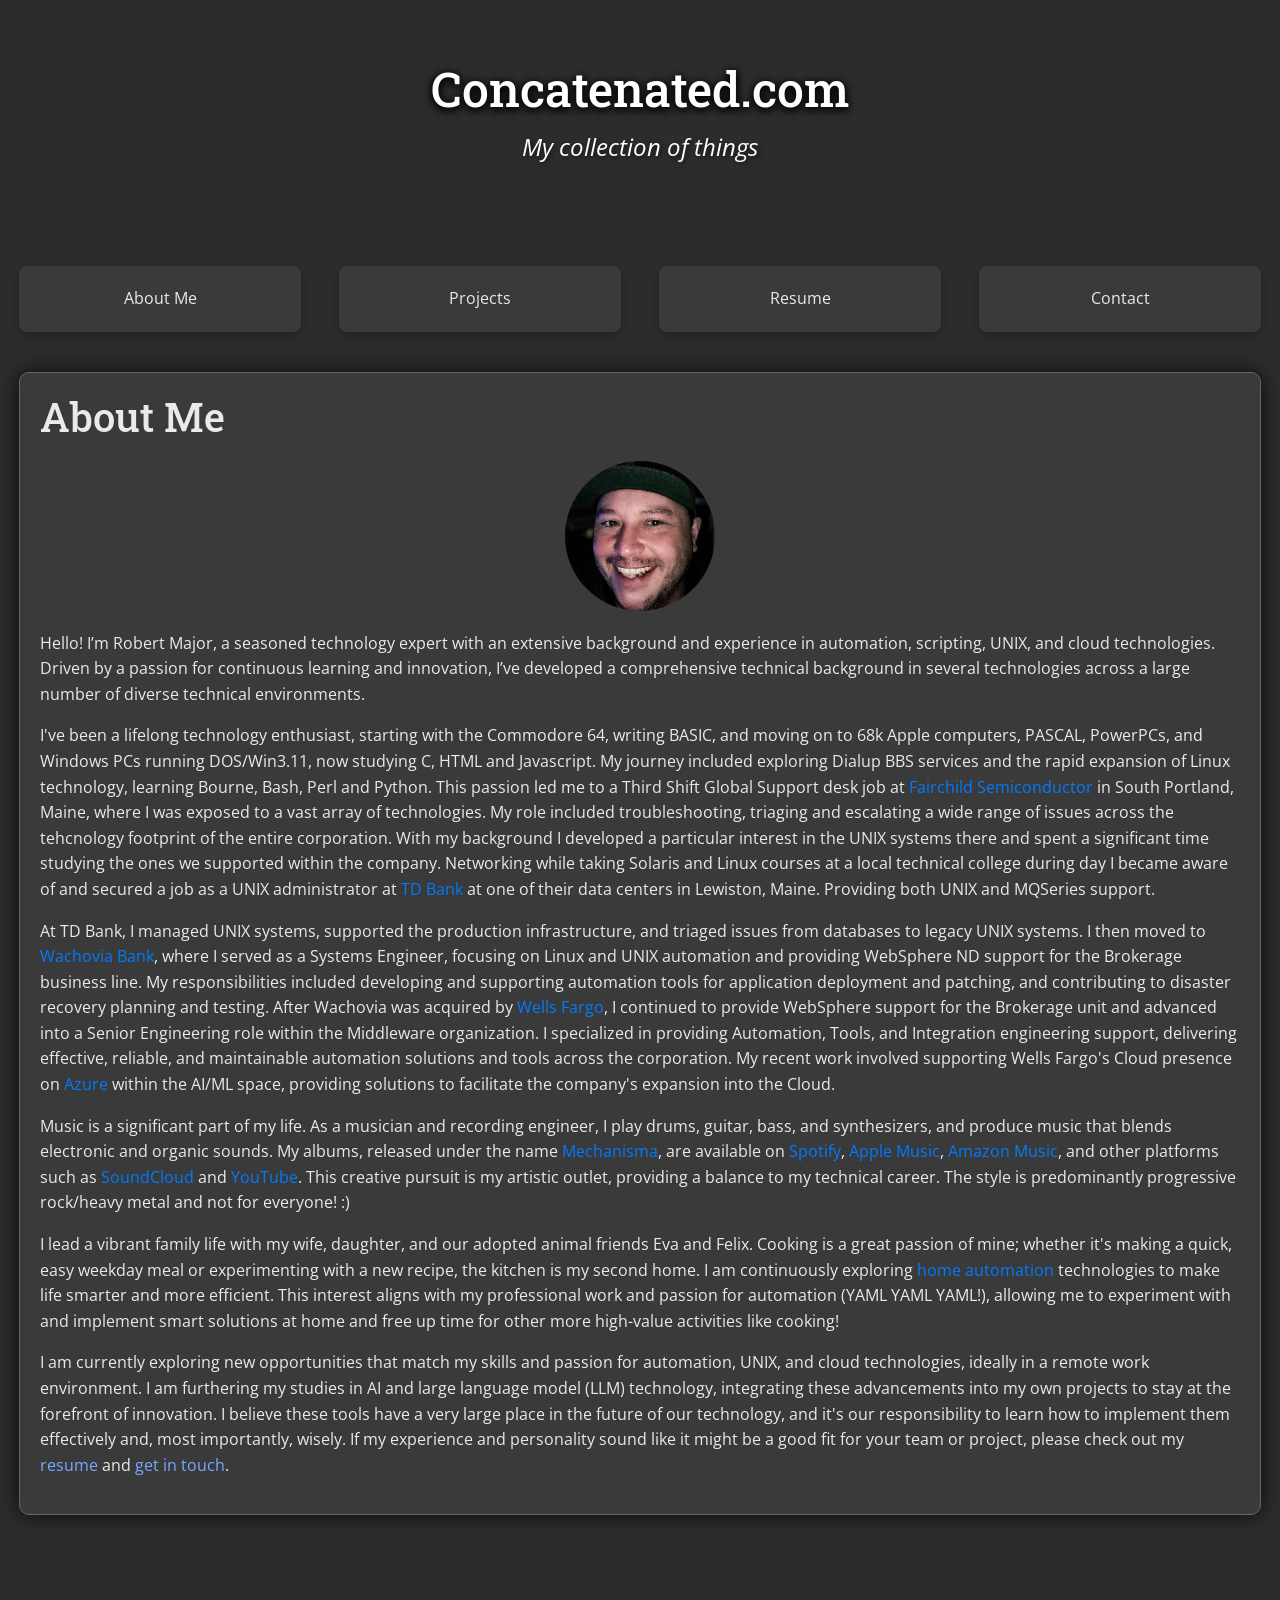
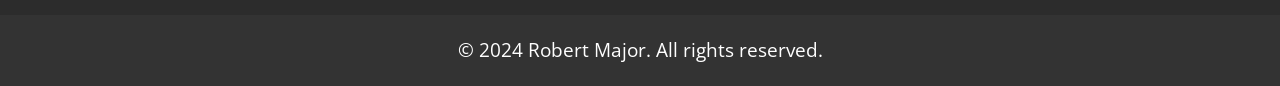
<file: index.html>
<!DOCTYPE html>
<html lang="en">
<head>
    <meta charset="UTF-8">
    <meta name="viewport" content="width=device-width, initial-scale=1.0">
    <title>Robert Major - Person, Husband, Father, Musician, Technology and Automation Enthusiast and Professional</title>
    <link rel="canonical" href="https://www.concatenated.com/">
    <meta name="description" content="Robert Major's portfolio of professional and personal experience and projects.">
    <!-- Bootstrap CSS -->
    <link rel="stylesheet" href="https://stackpath.bootstrapcdn.com/bootstrap/4.5.2/css/bootstrap.min.css">
    <!-- Font Awesome -->
    <link rel="stylesheet" href="https://cdnjs.cloudflare.com/ajax/libs/font-awesome/5.15.3/css/all.min.css">
    <!-- Animate.css -->
    <link rel="stylesheet" href="https://cdnjs.cloudflare.com/ajax/libs/animate.css/4.1.1/animate.min.css">
    <!-- Google Fonts -->
    <link href="https://fonts.googleapis.com/css2?family=Open+Sans:wght@400;600&family=Roboto+Slab:wght@700&display=swap" rel="stylesheet">
    <style>
        body {
            font-family: 'Open Sans', sans-serif;
            line-height: 1.6;
            margin: 0;
            padding: 0;
            background: #2c2c2c;
            color: #eaeaea;
        }   

        header {
            position: relative;
            color: #fff;
            padding-top: 60px;
            padding-bottom: 60px;
            min-height: 200px;
            text-align: center;
            overflow: hidden;
        
        }

        header .header-bg {
            position: absolute;
            top: 0;
            left: 0;
            width: 100%;
            height: 100%;
            background-size: cover;
            background-position: center;
            transition: background-image 1s ease-in-out;
            filter: blur(1px);
        }

        header h1, .project-panel h2, section h1, section h2, section h3 {
            font-family: 'Roboto Slab', serif;
        }

        header h1 {
            margin: 0;
            font-size: 3em;
            animation: bounceInDown 1s;
            position: relative;
            z-index: 2;
            text-shadow: 0px 2px 10px #000, 0px 2px 10px #000
        }

        header p {
            margin: 0;
            padding-top: 10px;
            font-size: 1.5em;
            font-style: italic;
            animation: fadeIn 2s;
            position: relative;
            z-index: 2;
            text-shadow: 2px 2px 4px rgba(0, 0, 0, 0.5);
        }

        main {
            padding: 40px 0;
            position: relative;
        }

        .preview-panel {
            display: flex;
            justify-content: space-around;
            margin-bottom: 40px;
        }

        .panel {
            background: #3a3a3a;
            padding: 20px;
            border-radius: 8px;
            width: 22%;
            text-align: center;
            cursor: pointer;
            transition: background 0.3s, box-shadow 0.3s;
            box-shadow: 0 4px 8px rgba(0, 0, 0, 0.2);
        }

        .panel:hover {
            background: #505050;
            box-shadow: 0 8px 16px rgba(0, 0, 0, 0.4);
        }

        .content-section {
            display: none;
            width: 97%;
            margin: 0 auto;
            background: #3a3a3a;
            padding: 20px;
            margin-bottom: 20px;
            border-radius: 10px;
            box-shadow: 0 0 20px rgba(0, 0, 0, 0.8);
            border: 1px solid #666;
        }

        .content-section.active {
            display: block;
            animation: fadeIn 1s;
        }

        .profile-img {
            display: block;
            margin: 20px auto;
            border-radius: 50%;
            width: 150px;
            height: 150px;
            object-fit: cover;
            animation: zoomIn 1s;
        }

        .project-panel {
            background: #4a4a4a;
            margin: 20px 0;
            padding: 20px;
            border: #666 1px solid;
            border-radius: 8px;
            text-align: center;
            box-shadow: 0 0 15px rgba(0, 0, 0, 0.5);
            animation: fadeIn 1s;
        }

        .project-panel h2 {
            margin: 0;
            padding: 0;
            font-size: 1.8em;
        }

        .project-panel h2 a {
            color: #77aaff;
            text-decoration: none;
        }

        .project-panel h2 a:hover {
            text-decoration: underline;
        }

        footer {
            background: #333;
            color: #fff;
            text-align: center;
            padding: 20px 0;
            margin-top: 40px;
        }

        footer p {
            margin: 0;
            font-size: 1.2em;
        }

        .link-to-resume {
            color: #77aaff;
            text-decoration: none;
        }

        .link-to-resume:hover {
            text-decoration: underline;
        }
    </style>
</head>
<body>
    <header class="animate__animated animate__bounceInDown">
        <div class="header-bg" id="header-bg"></div>
        <div class="container">
            <h1>Concatenated.com</h1>
            <p>My collection of things</p>
        </div>
    </header>
    <main>
        <div class="preview-panel">
            <div class="panel animate__animated animate__fadeIn" data-section="about">About Me</div>
            <div class="panel animate__animated animate__fadeIn" data-section="projects">Projects</div>
            <div class="panel animate__animated animate__fadeIn" data-section="resume">Resume</div>
            <div class="panel animate__animated animate__fadeIn" data-section="contact">Contact</div>
        </div>
<section id="about" class="content-section active">
    <h1>About Me</h1>
    <img src="me.png" alt="Robert Major" class="profile-img">
    <p>Hello! I’m Robert Major, a seasoned technology expert with an extensive background and experience in automation, scripting, UNIX, and cloud technologies. Driven by a passion for continuous learning and innovation, I’ve developed a comprehensive technical background in several technologies across a large number of diverse technical environments.</p>
    
    <p>I've been a lifelong technology enthusiast, starting with the Commodore 64, writing BASIC, and moving on to 68k Apple computers, PASCAL, PowerPCs, and Windows PCs running DOS/Win3.11, now studying C, HTML and Javascript. My journey included exploring Dialup BBS services and the rapid expansion of Linux technology, learning Bourne, Bash, Perl and Python. This passion led me to a Third Shift Global Support desk job at <a href="https://en.wikipedia.org/wiki/Fairchild_Semiconductor" target="_blank">Fairchild Semiconductor</a> in South Portland, Maine, where I was exposed to a vast array of technologies. My role included troubleshooting, triaging and escalating a wide range of issues across the tehcnology footprint of the entire corporation. With my background I developed a particular interest in the UNIX systems there and spent a significant time studying the ones we supported within the company. Networking while taking Solaris and Linux courses at a local technical college during day I became aware of and secured a job as a UNIX administrator at <a href="https://en.wikipedia.org/wiki/TD_Bank,_N.A." target="_blank">TD Bank</a> at one of their data centers in Lewiston, Maine. Providing both UNIX and MQSeries support.</p>
    
    <p>At TD Bank, I managed UNIX systems, supported the production infrastructure, and triaged issues from databases to legacy UNIX systems. I then moved to <a href="https://en.wikipedia.org/wiki/Wachovia" target="_blank">Wachovia Bank</a>, where I served as a Systems Engineer, focusing on Linux and UNIX automation and providing WebSphere ND support for the Brokerage business line. My responsibilities included developing and supporting automation tools for application deployment and patching, and contributing to disaster recovery planning and testing. After Wachovia was acquired by <a href="https://en.wikipedia.org/wiki/Wells_Fargo" target="_blank">Wells Fargo</a>, I continued to provide WebSphere support for the Brokerage unit and advanced into a Senior Engineering role within the Middleware organization. I specialized in providing Automation, Tools, and Integration engineering support, delivering effective, reliable, and maintainable automation solutions and tools across the corporation. My recent work involved supporting Wells Fargo's Cloud presence on <a href="https://azure.microsoft.com/en-us/" target="_blank">Azure</a> within the AI/ML space, providing solutions to facilitate the company's expansion into the Cloud.</p>

    <p>Music is a significant part of my life. As a musician and recording engineer, I play drums, guitar, bass, and synthesizers, and produce music that blends electronic and organic sounds. My albums, released under the name <a href="/mechanisma/">Mechanisma</a>, are available on <a href="https://open.spotify.com/artist/7gVQnDmnz8LejesW9AEJDL" target="_blank">Spotify</a>, <a href="https://music.apple.com/us/artist/mechanisma/1744676838" target="_blank">Apple Music</a>, <a href="https://music.amazon.com/albums/B0D39DNDDG" target="_blank">Amazon Music</a>, and other platforms such as <a href="https://soundcloud.com/mechanisma" target="_blank">SoundCloud</a> and <a href="https://www.youtube.com/channel/UC22JcQkrmp4Nc_i0cytzQDw" target="_blank">YouTube</a>. This creative pursuit is my artistic outlet, providing a balance to my technical career. The style is predominantly progressive rock/heavy metal and not for everyone! :)</p>
    
    <p><p>I lead a vibrant family life with my wife, daughter, and our adopted animal friends Eva and Felix. Cooking is a great passion of mine; whether it's making a quick, easy weekday meal or experimenting with a new recipe, the kitchen is my second home. I am continuously exploring <a href="https://www.home-assistant.io/docs/" target="_blank">home automation</a> technologies to make life smarter and more efficient. This interest aligns with my professional work and passion for automation (YAML YAML YAML!), allowing me to experiment with and implement smart solutions at home and free up time for other more high-value activities like cooking!</p>
</p>
    
    <p>I am currently exploring new opportunities that match my skills and passion for automation, UNIX, and cloud technologies, ideally in a remote work environment. I am furthering my studies in AI and large language model (LLM) technology, integrating these advancements into my own projects to stay at the forefront of innovation. I believe these tools have a very large place in the future of our technology, and it's our responsibility to learn how to implement them effectively and, most importantly, wisely. If my experience and personality sound like it might be a good fit for your team or project, please check out my <a href="#resume" class="link-to-resume">resume</a> and <a href="#contact" class="link-to-resume">get in touch</a>.</p>
</section>
        
        <section id="projects" class="content-section">
            <h1>Current Projects</h1>
            <div class="project-panel">
                <h2><a href="https://github.com/rlmajor/Copy_Base_URL" target="_blank">Copy Base URL</a></h2>
                <p>A Firefox extension that allows users to copy the base URL of the current page. This tool simplifies the process of copying URLs by providing a one-click solution directly from the browser. I used GitHub actions for building and packaging the extension as a learning experience.</p>
                <p><strong>Technologies used:</strong> JavaScript, HTML, CSS, ChatGPT, CoPilot</p>
            </div>
            <div class="project-panel">
                <h2><a href="/mechanisma/">Mechanisma</a></h2>
                <p>My solo music project: instrumental progressive metal where I write, perform, record, mix and master everything myself — drums, guitar, bass and synthesizers, combining electronic and organic sounds. Latest release: <a href="https://distrokid.com/hyperfollow/mechanisma/10950" target="_blank">10950</a> (album, January 2026). Also: <a href="https://distrokid.com/hyperfollow/mechanisma/revision" target="_blank">Revision</a> (EP, May 2024).</p>
                <p><strong>Platforms:</strong> <a href="https://open.spotify.com/artist/7gVQnDmnz8LejesW9AEJDL" target="_blank">Spotify</a>, <a href="https://music.apple.com/us/artist/mechanisma/1744676838" target="_blank">Apple Music</a>, <a href="https://music.amazon.com/albums/B0D39DNDDG" target="_blank">Amazon Music</a>, <a href="https://www.deezer.com/artist/264729042" target="_blank">Deezer</a>, <a href="https://www.youtube.com/channel/UC22JcQkrmp4Nc_i0cytzQDw" target="_blank">YouTube Music</a></p>
            </div>
            <div class="project-panel">
                <h2><a href="https://github.com/rlmajor/concatenated.com" target="_blank">Concatenated.com</a></h2>
                <p>This website! A showcase of my portfolio and projects, hosted on Azure and deployed via GitHub Actions. It demonstrates my skills in automation, cloud technologies, and continuous integration/continuous deployment (CI/CD) practices.</p>
                <p><strong>Technologies used:</strong> HTML, CSS, JavaScript, Azure Static Hosting, GitHub Actions, ChatGPT (4o and 4o-mini)</p>
            </div>
           <hr>Check out my <a href="#resume" class="link-to-resume">resume </a>page!
        </section>
        <section id="resume" class="content-section">
            <h1>Resume</h1>
            <br>
            <p>Check out my latest complete resume! <a href="./R Major Resume.pdf" target="_blank">PDF Download</a></p>
            <br> 
            <h2>Professional Summary</h2>
            <p>I am a dedicated technology professional with extensive UNIX/Linux, scripting, automation, development and hosting experience with a passion for innovation. I love solving problems, teaching, and learning from others. I am excited and eager find a new home and contribute to a new vision and goal! I'm comfortable learning new technologies quickly, thoroughly and effectively. If you think you may have or know of an opportunity that fits my skills don't hesitate to <a href="#contact" class="link-to-resume">get in touch</a>.</p>
            <br>
            <h2>Skills</h2>
            <p>My technical background spans multiple platforms, including UNIX/Linux/Windows/macOS, web and application servers, scripting, and automation. I quickly adapt to new technologies and environments and am a highly motivated team player who can inspire others. I bring a professional demeanor coupled with a light, engaging personality and a passion for innovation and continuous improvement.</p>
            <ul>
                <li>Proficient in cross-platform work</li>
                <li>Skilled in automation tools like Ansible, Terraform, and Python</li>
                <li>Experienced in cloud technologies including Azure and GCP</li>
                <li>Familiar with Scrum Agile and Jira</li>
                <li>Experienced with Docker, NGINX, and Kafka</li>
                <li>Proficient in GitHub, Microsoft Visual Studio Code, and MySQL</li>
                <li>Knowledgeable in Selenium and VMware</li>
            </ul>
            <br>
            <h2>Work History</h2>
            <br>
            <h3>Wells Fargo - Senior Software Engineer (2023-2024)</h3>
            <p>Enterprise Cloud Engineering</p>
            <p>In my latest role at Wells Fargo, I focused on cloud automation and integration services. I provided Terraform and cloud support for various Azure Cloud services, including Cognitive Services, Machine Learning, AI Chat, AI Search, Synapse Analytics, Logic Apps, and Application Server Environment (ASE) as well as some GCP support (Cloud Scheduler). I performed code reviews, ensured adherence to standards and best practices, and participated in working sessions with other engineers.</p>
            <ul>
                <li>Gathered customer requirements and advised on solution design and implementation</li>
                <li>Developed BDD/TDD matrices and tests</li>
                <li>Developed custom Terraform modules for internal cloud services offerings</li>
                <li>Provided bugfixes and feature requests enhancements</li>
                <li>Contributed updates and refinements to the corporate iaC codebase</li>
                <li>Provided support for Azure Cognitive Services, Machine Learning, and AI Chat</li>
                <li>Led working sessions and code review sessions</li>
                <li>Maintained documentation for modules and procedures</li>
                <li>Provided Cloud training and certification assistance</li>
                </ul>
                <br>
            <h3>Wells Fargo - Senior System Engineer (2010-2023)</h3>
            <p>Enterprise Integration Services</p>
            <p>As a Senior Systems Engineer at Wells Fargo, I focused on delivering comprehensive automation and integration solutions to enhance the enterprise infrastructure and middleware platform. My role involved leveraging advanced technologies to streamline processes, ensure system reliability, and meet the dynamic needs of internal stakeholders. Key contributions during my tenure include</p>
            <ul>
                <li>Designed an Ansible-based software packaging automation system to configure, customize, and build custom internal RPM packages from source for enterprise patching.</li>
                <li>Designed, implemented, and maintained an internal YUM RPM repository used as a source RPM repository for remote Linux patching within the enterprise.</li>
                <li>Configured and managed an internal Linux cluster used to provide enterprise web-based services, applications, and tools. Responsibilities included load balancing, capacity planning, troubleshooting, creating and maintaining custom management tools, and designing and implementing custom integration configurations for internal customers.</li>
                <li>Created a Kafka enterprise environment management tool using Ansible workflows that included server instance management (stop/start/restart, etc.), SSL keystore procurement, renewal, and installation. Provided Kafka platform support.</li>
            </ul>
            <br>
            <h3>Wells Fargo - System Engineer (2007–2010)</h3>
            <p>Enterprise Middleware Services</p>
            <p>In my initial role at Wells Fargo I provided extensive support for the enterprise internal Java application hosting platform. This platform provided support for several lines of business our largest being Wealth and Retirement. I played a key role in designing and implementing the Java-based enterprise brokerage environment. My responsibilities included capacity planning, risk remediation, and extensive support for the WebSphere suite for Brokerage applications. I managed application server and cluster configurations, IHS server support, maintained SSL key stores and certificates, and performed monitoring and performance tuning. Additionally, I developed and supported several automation tools for application deployment and patching, and contributed to disaster recovery planning and testing.</p>
            <ul>
                <li>Provided design and support for the enterprise internal Java application hosting platform</li>
                <li>Managed application server and cluster configurations</li>
                <li>Supported WebSphere suite for Brokerage applications</li>
                <li>Maintained SSL key stores and certificates</li>
                <li>Performed monitoring and performance tuning of web and application servers</li>
                <li>Developed and supported automation tools for application deployment and patching</li>
                <li>Contributed to disaster recovery planning and testing</li>
            </ul>
            <br>
            <h3>TD Banknorth - IT Systems Administrator II (2005-2007)</h3>
            <p>UNIX Engineering</p>
            <p>At TD Banknorth, I administered UNIX-based systems, performed OS installations and configurations using custom tools and automation, and developed web-based monitoring and management tools for UNIX systems and WebSphere MQ systems. I documented all processes and procedures and contributed to disaster recovery planning and testing.</p>
            <ul>
                <li>Administered UNIX-based systems</li>
                <li>Performed OS installations and configurations</li>
                <li>Developed web-based monitoring system for WebSphere MQ</li>
                <li>Created a web-based system management tool for UNIX systems</li>
                <li>Configured and supported Linux HA and Oracle RAC clusters</li>
                <li>Developed web-based monitoring tools for UNIX and WebSphere MQ</li>
                <li>Contributed to disaster recovery planning and testing</li>
            </ul>
            <br>
            <h2>Education and Certifications</h2>
            <p>My educational background and certifications reflect my commitment to continuous learning and professional development. I have completed numerous certifications in cloud technologies, system administration, and agile methodologies.</p>
            <ul>
                <li>Terraform Associate Certification</li>
                <li>Google Cloud Digital Leader Certification</li>
                <li>Microsoft AZ-900 and AI-900 Certifications</li>
                <li>Scrum Developer Certified</li>
                <li>Various UNIX and Linux system administration courses</li>
            </ul>
            <br>
            <h2>Hobbies and Interests</h2>
            <p>In my free time, I am passionate about audio engineering, music production, cooking, and baking. I enjoy exploring home automation technologies and gadgets and am currently studying machine learning and data engineering concepts. I value spending quality time with my family and spoiling our pets.</p>
            <ul>
                <li>Audio engineering and music production</li>
                <li>Home automation technology</li>
                <li>Cooking and baking</li>
                <li>Machine learning studies</li>
                <br>
            </ul>
            <ul><p>Contact me <a href="#contact" class="link-to-resume">here</a>!</p></ul>
        
        </section>
        <section id="contact" class="content-section">
            <h1>Contact</h1>
            <p>I'm currently open to new opportunities! Feel free to reach out to me at <a href="mailto:robert.major@gmail.com">robert.major@gmail.com</a> or connect with me on <a href="https://www.linkedin.com/in/robert-l-major/" target="_blank">LinkedIn</a>
        </section>
    </main>
    <footer>
        <div class="container">
            <p>&copy; 2024 Robert Major. All rights reserved.</p>
        </div>
    </footer>

    <!-- Bootstrap JS, Popper.js, and jQuery -->
    <script src="https://code.jquery.com/jquery-3.5.1.slim.min.js"></script>
    <script src="https://cdn.jsdelivr.net/npm/@popperjs/core@2.9.2/dist/umd/popper.min.js"></script>
    <script src="https://stackpath.bootstrapcdn.com/bootstrap/4.5.2/js/bootstrap.min.js"></script>
    <script>
        const images = [
            'https://images.pexels.com/photos/218863/pexels-photo-218863.jpeg',
            'https://images.pexels.com/photos/96428/pexels-photo-96428.jpeg',
            'https://images.pexels.com/photos/11018964/pexels-photo-11018964.jpeg',
            'https://images.pexels.com/photos/995301/pexels-photo-995301.jpeg',
            'https://images.pexels.com/photos/7087611/pexels-photo-7087611.jpeg',
            'https://images.pexels.com/photos/744318/pexels-photo-744318.jpeg',
            'https://images.pexels.com/photos/3710191/pexels-photo-3710191.jpeg',
            'https://images.pexels.com/photos/1539789/pexels-photo-1539789.jpeg',
            'https://images.pexels.com/photos/5650700/pexels-photo-5650700.jpeg',
            'https://images.pexels.com/photos/6963944/pexels-photo-6963944.jpeg',
            'https://images.pexels.com/photos/27427258/pexels-photo-27427258.jpeg',
            'https://images.pexels.com/photos/270404/pexels-photo-270404.jpeg',
            'https://images.pexels.com/photos/97077/pexels-photo-97077.jpeg',
            'https://images.pexels.com/photos/276452/pexels-photo-276452.jpeg',
            'https://images.pexels.com/photos/177598/pexels-photo-177598.jpeg',
            'https://images.pexels.com/photos/943096/pexels-photo-943096.jpeg',
            'https://images.pexels.com/photos/207580/pexels-photo-207580.jpeg'
        ];

        let preloadedImages = [];

        function preloadImages(urls) {
            preloadedImages = urls.map(url => {
                const img = new Image();
                img.src = url;
                return img;
            });
        }

        function changeBackgroundImage() {
            const headerBg = document.getElementById('header-bg');
            const randomImage = preloadedImages[Math.floor(Math.random() * preloadedImages.length)];
            console.log(`Changing background image to: ${randomImage.src}`);
            headerBg.style.backgroundImage = `url(${randomImage.src})`;
        }

        document.addEventListener('DOMContentLoaded', () => {
            preloadImages(images);
            changeBackgroundImage();
            setInterval(changeBackgroundImage, 7000);
        });

        document.getElementById('header-bg').addEventListener('click', changeBackgroundImage);

        // Smooth scrolling for navigation links
        document.querySelectorAll('a.nav-link, .link-to-resume').forEach(anchor => {
            anchor.addEventListener('click', function (e) {
                e.preventDefault();
                const targetSection = document.querySelector(this.getAttribute('href'));
                document.querySelectorAll('.content-section').forEach(section => {
                    section.classList.remove('active');
                });
                targetSection.classList.add('active');
                targetSection.scrollIntoView({
                    behavior: 'smooth'
                });
            });
        });

        // Activate corresponding section on click
        document.querySelectorAll('.panel').forEach(panel => {
            panel.addEventListener('click', function () {
                document.querySelectorAll('.content-section').forEach(section => {
                    section.classList.remove('active');
                });
                document.getElementById(this.getAttribute('data-section')).classList.add('active');
            });
        });
    </script>
</body>
</html>
</file>
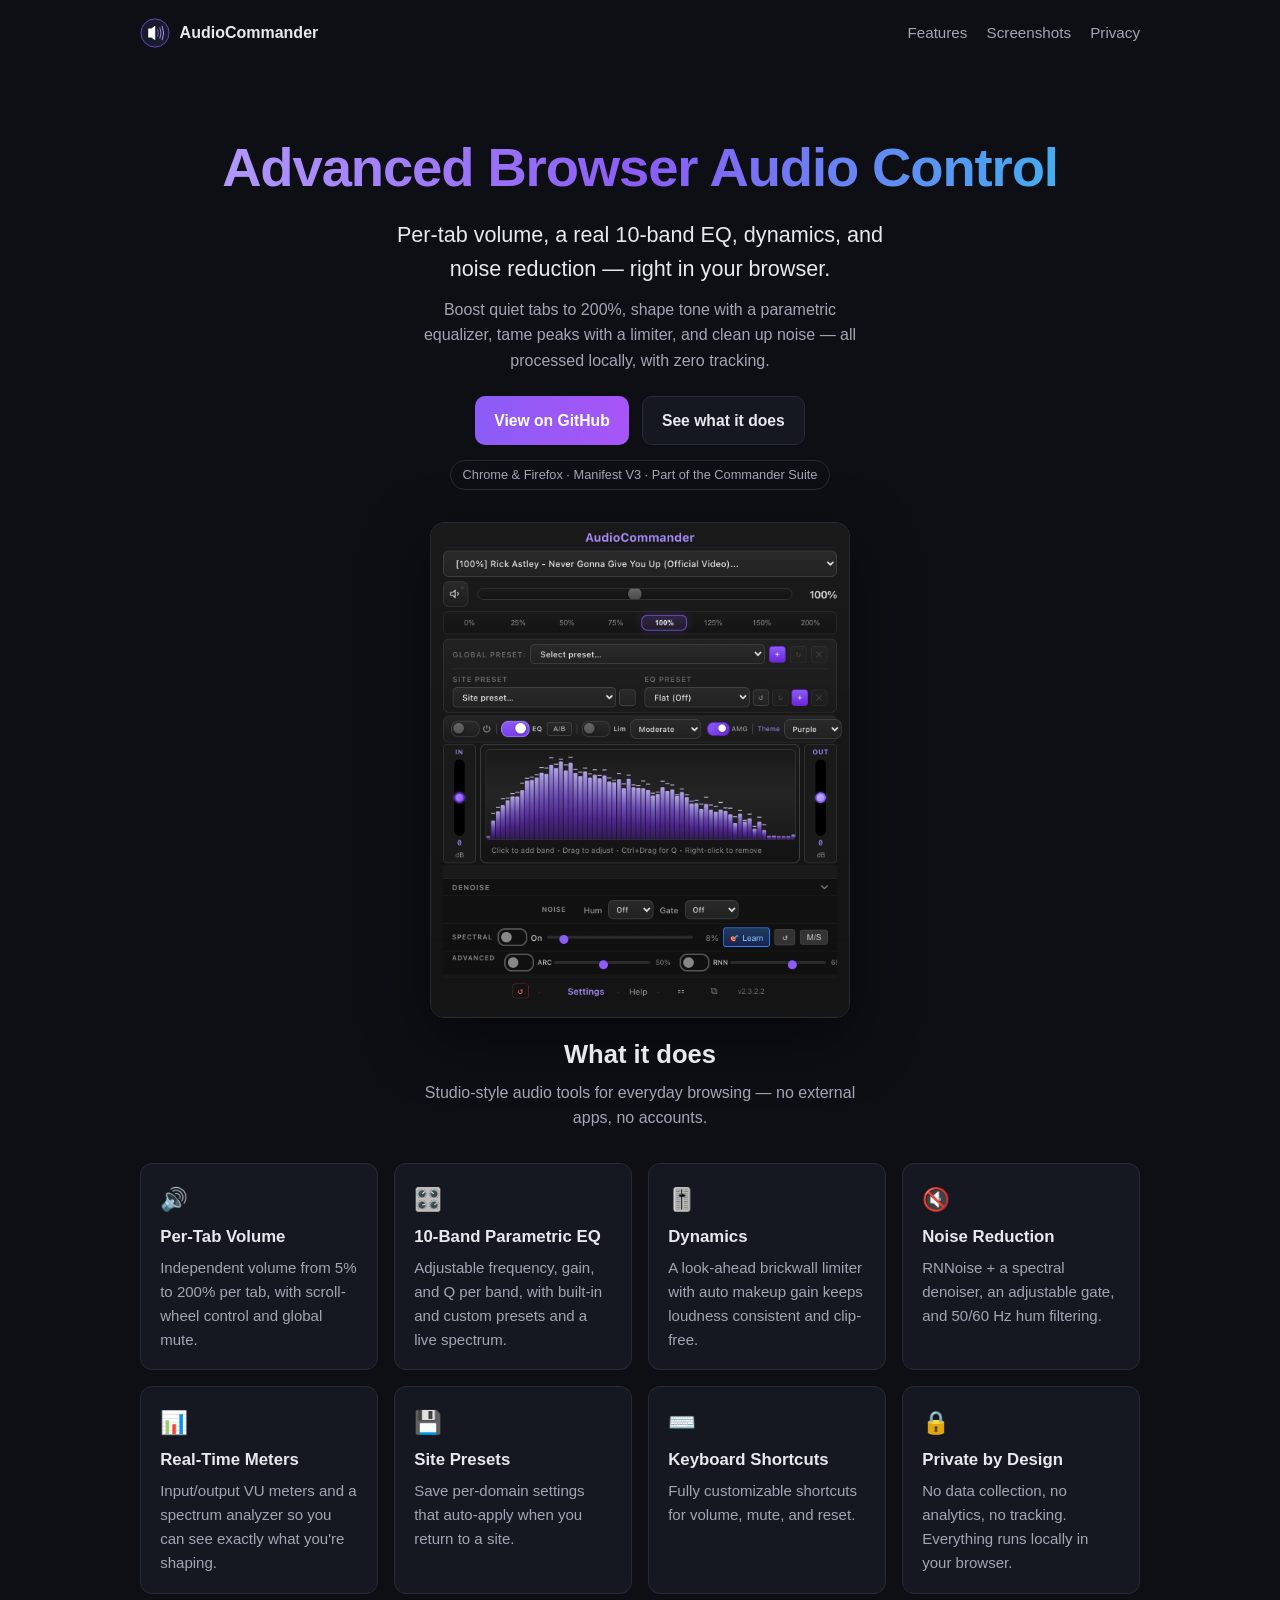
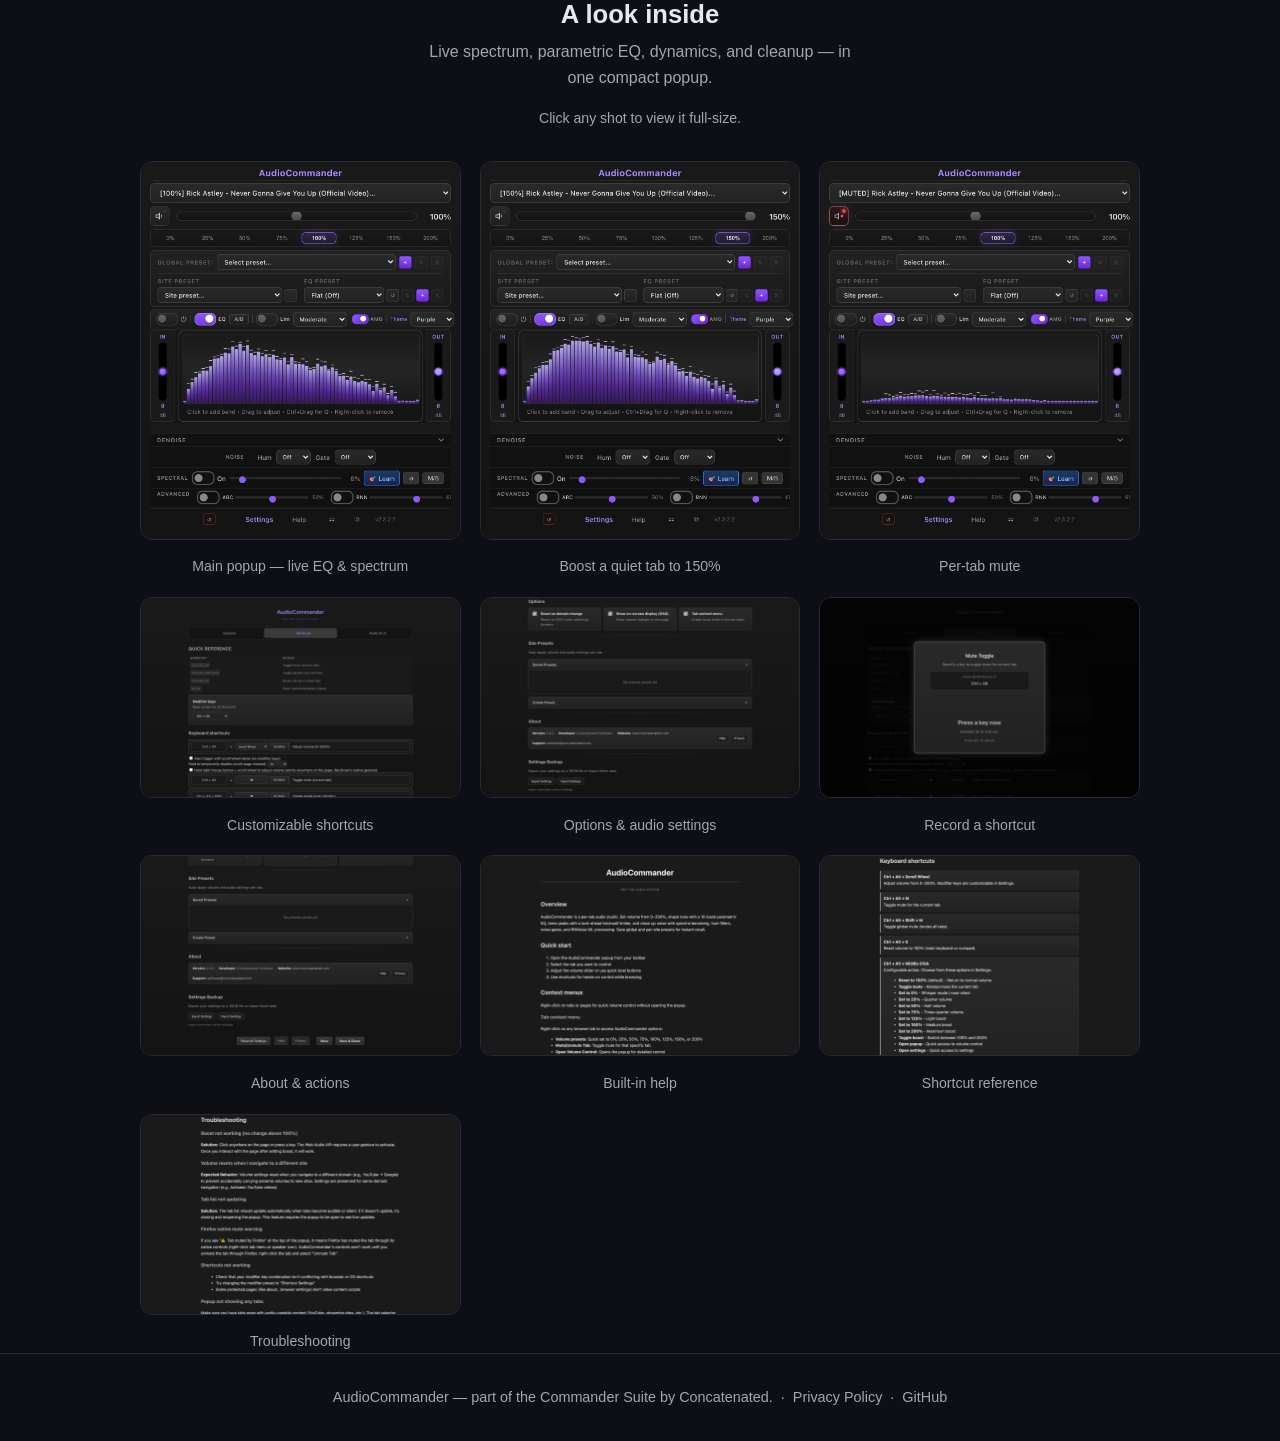
<file: audiocommander/index.html>
<!DOCTYPE html>
<html lang="en">
<head>
<meta charset="utf-8">
<meta name="viewport" content="width=device-width, initial-scale=1">
<title>AudioCommander — Advanced Browser Audio Control</title>
<link rel="canonical" href="https://www.concatenated.com/audiocommander/">
<meta name="description" content="Per-tab volume (5–200%), a 10-band parametric EQ, compressor/limiter, and noise reduction — right in your browser. Private, local, no tracking.">
<meta property="og:title" content="AudioCommander">
<meta property="og:description" content="Advanced per-tab browser audio: volume, 10-band EQ, dynamics, and noise reduction.">
<meta property="og:type" content="website">
<style>
  :root{--bg:#0e0f14;--panel:#161821;--panel2:#1c1f2b;--text:#e8e9ee;--muted:#a2a6b4;--accent:#8b5cf6;--accent2:#a855f7;--border:#262a37}
  *{box-sizing:border-box}
  html{scroll-behavior:smooth}
  body{margin:0;background:var(--bg);color:var(--text);font:16px/1.6 -apple-system,BlinkMacSystemFont,"Segoe UI",Roboto,Helvetica,Arial,sans-serif}
  a{color:var(--accent2);text-decoration:none}
  a:hover{text-decoration:underline}
  .wrap{max-width:1040px;margin:0 auto;padding:0 1.25rem}
  header{display:flex;align-items:center;justify-content:space-between;padding:1.1rem 1.25rem;max-width:1040px;margin:0 auto}
  .brand{display:flex;align-items:center;gap:.6rem;font-weight:700}
  .brand img{width:30px;height:30px}
  nav a{color:var(--muted);margin-left:1.2rem;font-size:.95rem}
  /* hero */
  .hero{text-align:center;padding:3.5rem 1.25rem 1rem}
  .hero h1{font-size:clamp(2.1rem,5vw,3.4rem);margin:.2rem 0 .4rem;letter-spacing:-.02em;
    background:linear-gradient(90deg,#c4b5fd,#8b5cf6,#22d3ee);-webkit-background-clip:text;background-clip:text;color:transparent}
  .hero p.tag{font-size:clamp(1.05rem,2.5vw,1.35rem);color:var(--text);margin:.2rem auto .6rem;max-width:44ch}
  .hero p.sub{color:var(--muted);max-width:52ch;margin:0 auto 1.4rem}
  .cta{display:flex;gap:.8rem;justify-content:center;flex-wrap:wrap;margin-bottom:.5rem}
  .btn{display:inline-flex;align-items:center;gap:.5rem;padding:.7rem 1.2rem;border-radius:10px;font-weight:600;font-size:.98rem;border:1px solid var(--border)}
  .btn.primary{background:linear-gradient(90deg,var(--accent),var(--accent2));color:#fff;border:none}
  .btn.primary:hover{filter:brightness(1.08);text-decoration:none}
  .btn.ghost{background:var(--panel);color:var(--text)}
  .btn.ghost:hover{background:var(--panel2);text-decoration:none}
  .badge{display:inline-block;font-size:.8rem;color:var(--muted);border:1px solid var(--border);border-radius:999px;padding:.25rem .7rem;margin-top:.4rem}
  .shot-hero{margin:2rem auto 0;max-width:420px;border-radius:14px;border:1px solid var(--border);box-shadow:0 20px 60px rgba(0,0,0,.5);display:block;width:100%}
  /* features */
  section{padding:3rem 0}
  h2{font-size:1.6rem;text-align:center;margin:0 0 .3rem}
  .lead{color:var(--muted);text-align:center;margin:0 auto 2rem;max-width:50ch}
  .grid{display:grid;grid-template-columns:repeat(auto-fit,minmax(220px,1fr));gap:1rem}
  .card{background:var(--panel);border:1px solid var(--border);border-radius:12px;padding:1.1rem 1.2rem}
  .card .ico{font-size:1.4rem}
  .card h3{margin:.4rem 0 .3rem;font-size:1.05rem}
  .card p{margin:0;color:var(--muted);font-size:.94rem}
  /* screenshots */
  .shots{display:grid;grid-template-columns:repeat(auto-fit,minmax(260px,1fr));gap:1.2rem}
  .shots figure{margin:0}
  .shots img{width:100%;border-radius:12px;border:1px solid var(--border);background:var(--panel);cursor:zoom-in;transition:transform .2s ease,box-shadow .2s ease}
  .shots img:hover{transform:scale(1.04);box-shadow:0 12px 34px rgba(0,0,0,.5)}
  .lightbox{position:fixed;inset:0;background:rgba(0,0,0,.92);display:none;align-items:center;justify-content:center;z-index:100;cursor:zoom-out;padding:2rem}
  .lightbox.open{display:flex}
  .lightbox img{max-width:96vw;max-height:92vh;border-radius:10px;box-shadow:0 10px 60px rgba(0,0,0,.6)}
  .shots figcaption{color:var(--muted);font-size:.88rem;text-align:center;margin-top:.5rem}
  footer{border-top:1px solid var(--border);padding:2rem 1.25rem;text-align:center;color:var(--muted);font-size:.9rem}
  footer a{color:var(--muted)}
</style>
</head>
<body>
  <header>
    <div class="brand"><img src="img/icon.svg" alt="AudioCommander icon"> AudioCommander</div>
    <nav><a href="#features">Features</a><a href="#shots">Screenshots</a><a href="privacy.html">Privacy</a></nav>
  </header>

  <div class="hero">
    <h1>Advanced Browser Audio Control</h1>
    <p class="tag">Per-tab volume, a real 10-band EQ, dynamics, and noise reduction — right in your browser.</p>
    <p class="sub">Boost quiet tabs to 200%, shape tone with a parametric equalizer, tame peaks with a limiter, and clean up noise — all processed locally, with zero tracking.</p>
    <div class="cta">
      <!-- Add the Chrome Web Store link here once the listing is live -->
      <a class="btn primary" href="https://github.com/rlmajor/AudioCommander">View on GitHub</a>
      <a class="btn ghost" href="#features">See what it does</a>
    </div>
    <div class="badge">Chrome &amp; Firefox · Manifest V3 · Part of the Commander Suite</div>
    <img class="shot-hero" src="img/popup-main.png" alt="AudioCommander popup with live 10-band EQ and spectrum">
  </div>

  <section id="features" class="wrap">
    <h2>What it does</h2>
    <p class="lead">Studio-style audio tools for everyday browsing — no external apps, no accounts.</p>
    <div class="grid">
      <div class="card"><div class="ico">🔊</div><h3>Per-Tab Volume</h3><p>Independent volume from 5% to 200% per tab, with scroll-wheel control and global mute.</p></div>
      <div class="card"><div class="ico">🎛️</div><h3>10-Band Parametric EQ</h3><p>Adjustable frequency, gain, and Q per band, with built-in and custom presets and a live spectrum.</p></div>
      <div class="card"><div class="ico">🎚️</div><h3>Dynamics</h3><p>A look-ahead brickwall limiter with auto makeup gain keeps loudness consistent and clip-free.</p></div>
      <div class="card"><div class="ico">🔇</div><h3>Noise Reduction</h3><p>RNNoise + a spectral denoiser, an adjustable gate, and 50/60&nbsp;Hz hum filtering.</p></div>
      <div class="card"><div class="ico">📊</div><h3>Real-Time Meters</h3><p>Input/output VU meters and a spectrum analyzer so you can see exactly what you're shaping.</p></div>
      <div class="card"><div class="ico">💾</div><h3>Site Presets</h3><p>Save per-domain settings that auto-apply when you return to a site.</p></div>
      <div class="card"><div class="ico">⌨️</div><h3>Keyboard Shortcuts</h3><p>Fully customizable shortcuts for volume, mute, and reset.</p></div>
      <div class="card"><div class="ico">🔒</div><h3>Private by Design</h3><p>No data collection, no analytics, no tracking. Everything runs locally in your browser.</p></div>
    </div>
  </section>

  <section id="shots" class="wrap">
    <h2>A look inside</h2>
    <p class="lead">Live spectrum, parametric EQ, dynamics, and cleanup — in one compact popup.</p>
    <p class="lead" style="margin-top:-1rem;font-size:.88rem">Click any shot to view it full-size.</p>
    <div class="shots">
      <figure><img src="img/popup-main.png" alt="Main popup with live EQ and spectrum"><figcaption>Main popup — live EQ &amp; spectrum</figcaption></figure>
      <figure><img src="img/popup-boosted.png" alt="Popup boosting a tab to 150%"><figcaption>Boost a quiet tab to 150%</figcaption></figure>
      <figure><img src="img/popup-muted.png" alt="Popup with a tab muted"><figcaption>Per-tab mute</figcaption></figure>
      <figure><img src="img/settings-shortcuts.png" alt="Customizable keyboard shortcuts"><figcaption>Customizable shortcuts</figcaption></figure>
      <figure><img src="img/settings-options.png" alt="Audio options and settings"><figcaption>Options &amp; audio settings</figcaption></figure>
      <figure><img src="img/settings-key-modal.png" alt="Recording a keyboard shortcut"><figcaption>Record a shortcut</figcaption></figure>
      <figure><img src="img/settings-about.png" alt="About and actions"><figcaption>About &amp; actions</figcaption></figure>
      <figure><img src="img/help-overview.png" alt="Built-in help overview"><figcaption>Built-in help</figcaption></figure>
      <figure><img src="img/help-shortcuts.png" alt="Keyboard shortcut reference"><figcaption>Shortcut reference</figcaption></figure>
      <figure><img src="img/help-troubleshooting.png" alt="Troubleshooting guide"><figcaption>Troubleshooting</figcaption></figure>
    </div>
  </section>

  <footer>
    AudioCommander — part of the Commander Suite by <a href="https://www.concatenated.com">Concatenated</a>.
    &nbsp;·&nbsp; <a href="privacy.html">Privacy Policy</a>
    &nbsp;·&nbsp; <a href="https://github.com/rlmajor/AudioCommander">GitHub</a>
  </footer>

  <div id="lb" class="lightbox" role="dialog" aria-modal="true" aria-label="Screenshot preview"><img id="lbimg" alt=""></div>
  <script>
    (function () {
      var lb = document.getElementById('lb'), lbimg = document.getElementById('lbimg');
      document.querySelectorAll('.shots img').forEach(function (im) {
        im.addEventListener('click', function () { lbimg.src = im.src; lbimg.alt = im.alt; lb.classList.add('open'); });
      });
      lb.addEventListener('click', function () { lb.classList.remove('open'); });
      document.addEventListener('keydown', function (e) { if (e.key === 'Escape') lb.classList.remove('open'); });
    })();
  </script>
</body>
</html>
</file>
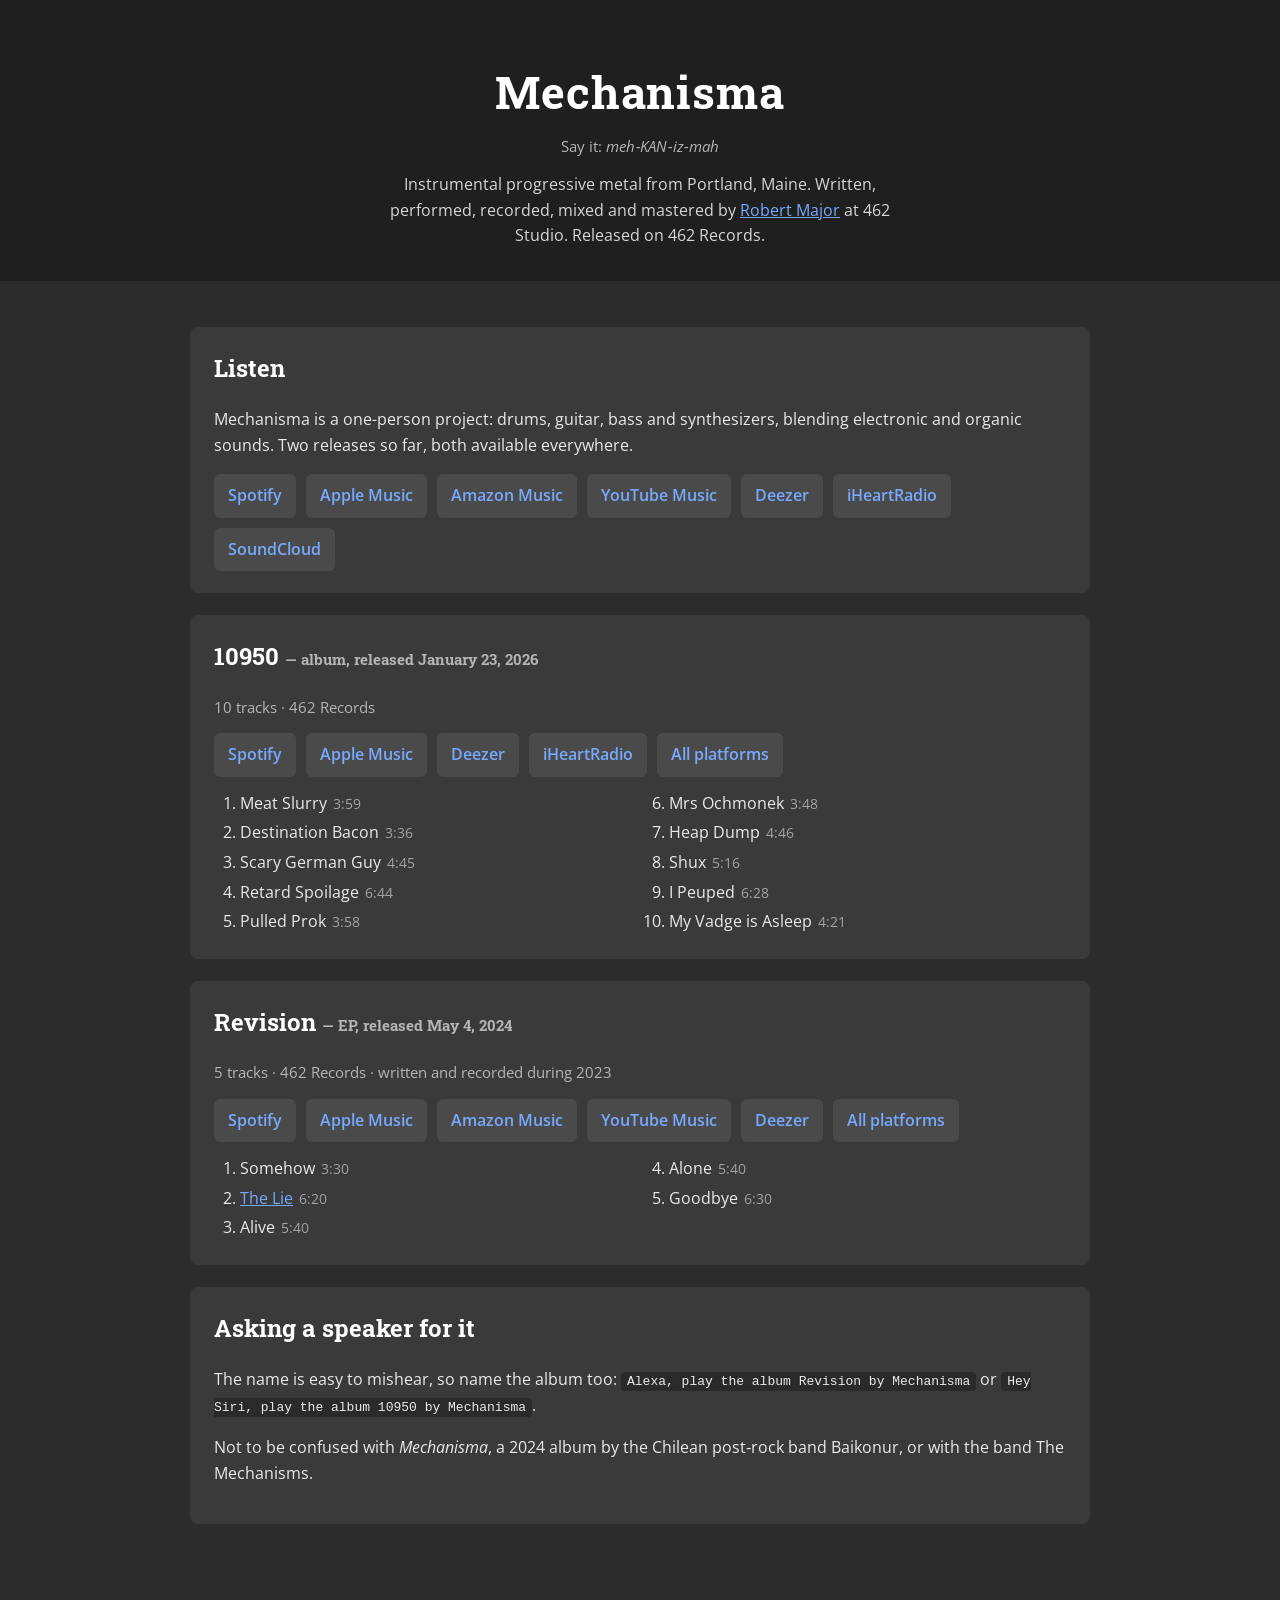
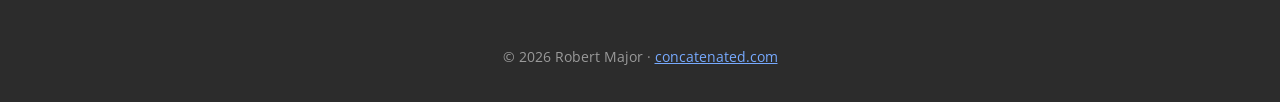
<file: mechanisma/index.html>
<!DOCTYPE html>
<html lang="en">
<head>
    <meta charset="UTF-8">
    <meta name="viewport" content="width=device-width, initial-scale=1.0">
    <title>Mechanisma</title>
    <meta name="description" content="Mechanisma is the instrumental progressive metal project of Robert Major, Portland, Maine. Albums 10950 (2026) and Revision (2024) on Spotify, Apple Music, Amazon Music, Deezer and YouTube Music.">
    <link rel="canonical" href="https://www.concatenated.com/mechanisma/">
    <meta property="og:type" content="music.musician">
    <meta property="og:title" content="Mechanisma">
    <meta property="og:description" content="Instrumental progressive metal from Portland, Maine, written, performed, recorded and produced by Robert Major.">
    <meta property="og:url" content="https://www.concatenated.com/mechanisma/">
    <meta property="og:site_name" content="Concatenated.com">
    <link href="https://fonts.googleapis.com/css2?family=Open+Sans:wght@400;600&family=Roboto+Slab:wght@700&display=swap" rel="stylesheet">
    <script type="application/ld+json">
    {
      "@context": "https://schema.org",
      "@graph": [
        {
          "@type": "MusicGroup",
          "@id": "https://www.concatenated.com/mechanisma/#artist",
          "name": "Mechanisma",
          "url": "https://www.concatenated.com/mechanisma/",
          "description": "Instrumental progressive metal project of Robert Major. Written, performed, recorded, mixed and mastered by Robert Major at 462 Studio in Portland, Maine. Released on 462 Records.",
          "genre": ["Progressive Metal", "Instrumental Rock", "Metal"],
          "foundingLocation": { "@type": "Place", "name": "Portland, Maine, United States" },
          "member": { "@id": "https://www.concatenated.com/#robert-major" },
          "recordLabel": { "@type": "Organization", "name": "462 Records" },
          "sameAs": [
            "https://open.spotify.com/artist/7gVQnDmnz8LejesW9AEJDL",
            "https://music.apple.com/us/artist/mechanisma/1744676838",
            "https://www.deezer.com/artist/264729042",
            "https://www.youtube.com/channel/UC22JcQkrmp4Nc_i0cytzQDw",
            "https://www.iheart.com/artist/id-43056051/",
            "https://soundcloud.com/mechanisma",
            "https://mechanisma.bandcamp.com/"
          ],
          "album": [
            { "@id": "https://www.concatenated.com/mechanisma/#10950" },
            { "@id": "https://www.concatenated.com/mechanisma/#revision" }
          ]
        },
        {
          "@type": "Person",
          "@id": "https://www.concatenated.com/#robert-major",
          "name": "Robert Major",
          "url": "https://www.concatenated.com/",
          "homeLocation": { "@type": "Place", "name": "Portland, Maine, United States" }
        },
        {
          "@type": "MusicAlbum",
          "@id": "https://www.concatenated.com/mechanisma/#10950",
          "name": "10950",
          "byArtist": { "@id": "https://www.concatenated.com/mechanisma/#artist" },
          "albumProductionType": "https://schema.org/StudioAlbum",
          "albumReleaseType": "https://schema.org/AlbumRelease",
          "datePublished": "2026-01-23",
          "numTracks": 10,
          "genre": "Progressive Metal",
          "recordLabel": { "@type": "Organization", "name": "462 Records" },
          "sameAs": [
            "https://open.spotify.com/album/1HQx4lfBdh4HFfdVRT4CQd",
            "https://music.apple.com/us/album/10950/1871746615",
            "https://www.deezer.com/album/903919582",
            "https://www.iheart.com/artist/id-43056051/albums/id-375585282",
            "https://distrokid.com/hyperfollow/mechanisma/10950"
          ],
          "track": {
            "@type": "ItemList",
            "numberOfItems": 10,
            "itemListElement": [
              { "@type": "ListItem", "position": 1,  "item": { "@type": "MusicRecording", "name": "Meat Slurry",        "duration": "PT3M59S" } },
              { "@type": "ListItem", "position": 2,  "item": { "@type": "MusicRecording", "name": "Destination Bacon",  "duration": "PT3M36S" } },
              { "@type": "ListItem", "position": 3,  "item": { "@type": "MusicRecording", "name": "Scary German Guy",   "duration": "PT4M45S" } },
              { "@type": "ListItem", "position": 4,  "item": { "@type": "MusicRecording", "name": "Retard Spoilage",    "duration": "PT6M44S" } },
              { "@type": "ListItem", "position": 5,  "item": { "@type": "MusicRecording", "name": "Pulled Prok",        "duration": "PT3M58S" } },
              { "@type": "ListItem", "position": 6,  "item": { "@type": "MusicRecording", "name": "Mrs Ochmonek",       "duration": "PT3M48S" } },
              { "@type": "ListItem", "position": 7,  "item": { "@type": "MusicRecording", "name": "Heap Dump",          "duration": "PT4M46S" } },
              { "@type": "ListItem", "position": 8,  "item": { "@type": "MusicRecording", "name": "Shux",               "duration": "PT5M16S" } },
              { "@type": "ListItem", "position": 9,  "item": { "@type": "MusicRecording", "name": "I Peuped",           "duration": "PT6M28S" } },
              { "@type": "ListItem", "position": 10, "item": { "@type": "MusicRecording", "name": "My Vadge is Asleep", "duration": "PT4M21S" } }
            ]
          }
        },
        {
          "@type": "MusicAlbum",
          "@id": "https://www.concatenated.com/mechanisma/#revision",
          "name": "Revision",
          "byArtist": { "@id": "https://www.concatenated.com/mechanisma/#artist" },
          "albumProductionType": "https://schema.org/StudioAlbum",
          "albumReleaseType": "https://schema.org/EPRelease",
          "datePublished": "2024-05-04",
          "numTracks": 5,
          "genre": "Progressive Metal",
          "recordLabel": { "@type": "Organization", "name": "462 Records" },
          "sameAs": [
            "https://open.spotify.com/album/7DQxa9GhmCF5DSkHsBzldd",
            "https://music.apple.com/us/album/revision-ep/1744836481",
            "https://music.amazon.com/albums/B0D39DNDDG",
            "https://www.deezer.com/album/582841512",
            "https://music.youtube.com/playlist?list=OLAK5uy_ljcgSwmI0ay-_k0A0QN0PiAJ5xR3AsDQE",
            "https://www.iheart.com/artist/id-43056051/albums/id-268257208",
            "https://distrokid.com/hyperfollow/mechanisma/revision"
          ],
          "track": {
            "@type": "ItemList",
            "numberOfItems": 5,
            "itemListElement": [
              { "@type": "ListItem", "position": 1, "item": { "@type": "MusicRecording", "name": "Somehow", "duration": "PT3M30S" } },
              { "@type": "ListItem", "position": 2, "item": { "@type": "MusicRecording", "name": "The Lie", "duration": "PT6M20S", "url": "https://music.youtube.com/watch?v=ExnSz7e7PSE" } },
              { "@type": "ListItem", "position": 3, "item": { "@type": "MusicRecording", "name": "Alive",   "duration": "PT5M40S" } },
              { "@type": "ListItem", "position": 4, "item": { "@type": "MusicRecording", "name": "Alone",   "duration": "PT5M40S" } },
              { "@type": "ListItem", "position": 5, "item": { "@type": "MusicRecording", "name": "Goodbye", "duration": "PT6M30S" } }
            ]
          }
        }
      ]
    }
    </script>
    <style>
        body { font-family: 'Open Sans', sans-serif; line-height: 1.6; margin: 0; background: #2c2c2c; color: #eaeaea; }
        a { color: #77aaff; }
        a:hover { color: #a8c8ff; }
        h1, h2, h3 { font-family: 'Roboto Slab', serif; color: #fff; text-wrap: balance; }
        header { text-align: center; padding: 56px 20px 32px; background: #1f1f1f; }
        header h1 { font-size: 2.8rem; margin: 0 0 6px; letter-spacing: 0.02em; }
        header .say { color: #b5b5b5; font-size: 0.95rem; margin: 0 0 14px; }
        header .tagline { max-width: 60ch; margin: 0 auto; color: #d6d6d6; }
        main { max-width: 900px; margin: 0 auto; padding: 24px 20px 64px; }
        section { background: #3a3a3a; border-radius: 8px; padding: 22px 24px; margin: 22px 0; }
        section h2 { margin-top: 0; font-size: 1.5rem; }
        .platforms { display: flex; flex-wrap: wrap; gap: 10px; margin: 14px 0 0; padding: 0; list-style: none; }
        .platforms a { display: inline-block; padding: 9px 14px; background: #4a4a4a; border-radius: 6px; text-decoration: none; font-weight: 600; }
        .platforms a:hover { background: #575757; }
        .release { display: grid; grid-template-columns: 1fr; gap: 16px; }
        .release .meta { color: #b5b5b5; font-size: 0.92rem; margin: 0 0 6px; }
        ol.tracks { margin: 12px 0 0; padding-left: 26px; columns: 2; column-gap: 32px; }
        ol.tracks li { break-inside: avoid; padding: 2px 0; }
        ol.tracks .dur { color: #a3a3a3; font-variant-numeric: tabular-nums; margin-left: 6px; font-size: 0.9rem; }
        @media (max-width: 560px) { ol.tracks { columns: 1; } header h1 { font-size: 2.2rem; } }
        .voice code { background: #2a2a2a; padding: 2px 6px; border-radius: 4px; color: #eaeaea; }
        footer { text-align: center; color: #9a9a9a; padding: 20px; font-size: 0.9rem; }
    </style>
</head>
<body>
    <header>
        <h1>Mechanisma</h1>
        <p class="say">Say it: <em>meh‑KAN‑iz‑mah</em></p>
        <p class="tagline">Instrumental progressive metal from Portland, Maine. Written, performed, recorded, mixed and mastered by <a href="https://www.concatenated.com/">Robert Major</a> at 462 Studio. Released on 462 Records.</p>
    </header>

    <main>
        <section id="listen">
            <h2>Listen</h2>
            <p>Mechanisma is a one-person project: drums, guitar, bass and synthesizers, blending electronic and organic sounds. Two releases so far, both available everywhere.</p>
            <ul class="platforms" aria-label="Mechanisma on streaming services">
                <li><a href="https://open.spotify.com/artist/7gVQnDmnz8LejesW9AEJDL">Spotify</a></li>
                <li><a href="https://music.apple.com/us/artist/mechanisma/1744676838">Apple Music</a></li>
                <li><a href="https://music.amazon.com/albums/B0D39DNDDG">Amazon Music</a></li>
                <li><a href="https://www.youtube.com/channel/UC22JcQkrmp4Nc_i0cytzQDw">YouTube Music</a></li>
                <li><a href="https://www.deezer.com/artist/264729042">Deezer</a></li>
                <li><a href="https://www.iheart.com/artist/id-43056051/">iHeartRadio</a></li>
                <li><a href="https://soundcloud.com/mechanisma">SoundCloud</a></li>
            </ul>
        </section>

        <section id="10950" class="release">
            <div>
                <h2>10950 <span class="meta">— album, released January 23, 2026</span></h2>
                <p class="meta">10 tracks · 462 Records</p>
                <ul class="platforms">
                    <li><a href="https://open.spotify.com/album/1HQx4lfBdh4HFfdVRT4CQd">Spotify</a></li>
                    <li><a href="https://music.apple.com/us/album/10950/1871746615">Apple Music</a></li>
                    <li><a href="https://www.deezer.com/album/903919582">Deezer</a></li>
                    <li><a href="https://www.iheart.com/artist/id-43056051/albums/id-375585282">iHeartRadio</a></li>
                    <li><a href="https://distrokid.com/hyperfollow/mechanisma/10950">All platforms</a></li>
                </ul>
                <ol class="tracks">
                    <li>Meat Slurry<span class="dur">3:59</span></li>
                    <li>Destination Bacon<span class="dur">3:36</span></li>
                    <li>Scary German Guy<span class="dur">4:45</span></li>
                    <li>Retard Spoilage<span class="dur">6:44</span></li>
                    <li>Pulled Prok<span class="dur">3:58</span></li>
                    <li>Mrs Ochmonek<span class="dur">3:48</span></li>
                    <li>Heap Dump<span class="dur">4:46</span></li>
                    <li>Shux<span class="dur">5:16</span></li>
                    <li>I Peuped<span class="dur">6:28</span></li>
                    <li>My Vadge is Asleep<span class="dur">4:21</span></li>
                </ol>
            </div>
        </section>

        <section id="revision" class="release">
            <div>
                <h2>Revision <span class="meta">— EP, released May 4, 2024</span></h2>
                <p class="meta">5 tracks · 462 Records · written and recorded during 2023</p>
                <ul class="platforms">
                    <li><a href="https://open.spotify.com/album/7DQxa9GhmCF5DSkHsBzldd">Spotify</a></li>
                    <li><a href="https://music.apple.com/us/album/revision-ep/1744836481">Apple Music</a></li>
                    <li><a href="https://music.amazon.com/albums/B0D39DNDDG">Amazon Music</a></li>
                    <li><a href="https://music.youtube.com/playlist?list=OLAK5uy_ljcgSwmI0ay-_k0A0QN0PiAJ5xR3AsDQE">YouTube Music</a></li>
                    <li><a href="https://www.deezer.com/album/582841512">Deezer</a></li>
                    <li><a href="https://distrokid.com/hyperfollow/mechanisma/revision">All platforms</a></li>
                </ul>
                <ol class="tracks">
                    <li>Somehow<span class="dur">3:30</span></li>
                    <li><a href="https://music.youtube.com/watch?v=ExnSz7e7PSE">The Lie</a><span class="dur">6:20</span></li>
                    <li>Alive<span class="dur">5:40</span></li>
                    <li>Alone<span class="dur">5:40</span></li>
                    <li>Goodbye<span class="dur">6:30</span></li>
                </ol>
            </div>
        </section>

        <section id="voice" class="voice">
            <h2>Asking a speaker for it</h2>
            <p>The name is easy to mishear, so name the album too: <code>Alexa, play the album Revision by Mechanisma</code> or <code>Hey Siri, play the album 10950 by Mechanisma</code>.</p>
            <p>Not to be confused with <em>Mechanisma</em>, a 2024 album by the Chilean post‑rock band Baikonur, or with the band The Mechanisms.</p>
        </section>
    </main>

    <footer>
        <p>&copy; 2026 Robert Major · <a href="https://www.concatenated.com/">concatenated.com</a></p>
    </footer>
</body>
</html>
</file>
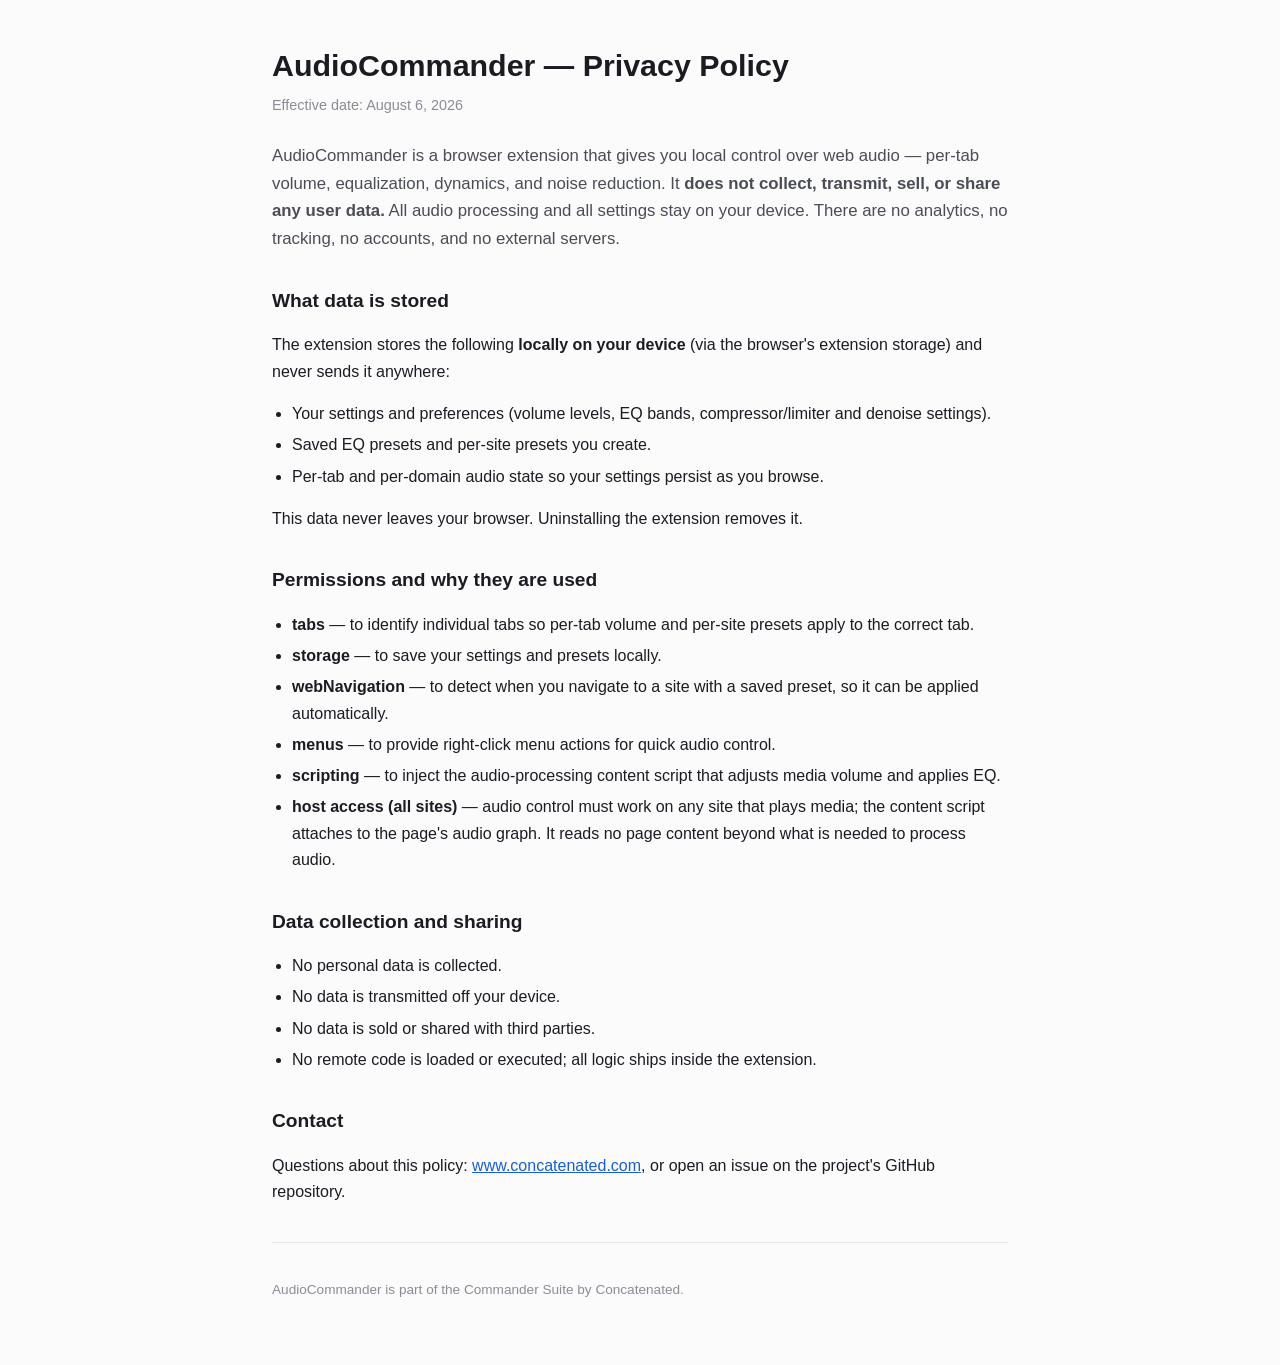
<file: audiocommander/privacy.html>
<!DOCTYPE html>
<html lang="en">
<head>
<meta charset="utf-8">
<meta name="viewport" content="width=device-width, initial-scale=1">
<title>AudioCommander — Privacy Policy | Concatenated</title>
<link rel="canonical" href="https://www.concatenated.com/audiocommander/privacy.html">
<meta name="robots" content="index,follow">
<style>
  :root { color-scheme: light dark; }
  body {
    max-width: 46rem; margin: 0 auto; padding: 2.5rem 1.25rem 4rem;
    font: 16px/1.65 -apple-system, BlinkMacSystemFont, "Segoe UI", Roboto, Helvetica, Arial, sans-serif;
    color: #1a1c22; background: #fbfbfc;
  }
  @media (prefers-color-scheme: dark) {
    body { color: #e6e7ea; background: #14161c; }
    a { color: #7bb0ff; }
    hr { border-color: #2a2d36; }
    .lede { color: #b9bcc4; }
  }
  h1 { font-size: 1.9rem; margin: 0 0 .25rem; }
  h2 { font-size: 1.2rem; margin: 2rem 0 .5rem; }
  .meta { color: #8a8d96; font-size: .9rem; margin: 0 0 1.5rem; }
  .lede { font-size: 1.05rem; color: #4a4d56; }
  ul { padding-left: 1.25rem; }
  li { margin: .3rem 0; }
  code { font: .9em ui-monospace, SFMono-Regular, Menlo, monospace; }
  a { color: #1a5fd0; }
  hr { border: none; border-top: 1px solid #e5e6ea; margin: 2.25rem 0; }
  footer { color: #8a8d96; font-size: .85rem; margin-top: 2rem; }
</style>
</head>
<body>
  <h1>AudioCommander — Privacy Policy</h1>
  <p class="meta">Effective date: August 6, 2026</p>

  <p class="lede">AudioCommander is a browser extension that gives you local control over web audio — per-tab volume, equalization, dynamics, and noise reduction. It <strong>does not collect, transmit, sell, or share any user data.</strong> All audio processing and all settings stay on your device. There are no analytics, no tracking, no accounts, and no external servers.</p>

  <h2>What data is stored</h2>
  <p>The extension stores the following <strong>locally on your device</strong> (via the browser's extension storage) and never sends it anywhere:</p>
  <ul>
    <li>Your settings and preferences (volume levels, EQ bands, compressor/limiter and denoise settings).</li>
    <li>Saved EQ presets and per-site presets you create.</li>
    <li>Per-tab and per-domain audio state so your settings persist as you browse.</li>
  </ul>
  <p>This data never leaves your browser. Uninstalling the extension removes it.</p>

  <h2>Permissions and why they are used</h2>
  <ul>
    <li><strong>tabs</strong> — to identify individual tabs so per-tab volume and per-site presets apply to the correct tab.</li>
    <li><strong>storage</strong> — to save your settings and presets locally.</li>
    <li><strong>webNavigation</strong> — to detect when you navigate to a site with a saved preset, so it can be applied automatically.</li>
    <li><strong>menus</strong> — to provide right-click menu actions for quick audio control.</li>
    <li><strong>scripting</strong> — to inject the audio-processing content script that adjusts media volume and applies EQ.</li>
    <li><strong>host access (all sites)</strong> — audio control must work on any site that plays media; the content script attaches to the page's audio graph. It reads no page content beyond what is needed to process audio.</li>
  </ul>

  <h2>Data collection and sharing</h2>
  <ul>
    <li>No personal data is collected.</li>
    <li>No data is transmitted off your device.</li>
    <li>No data is sold or shared with third parties.</li>
    <li>No remote code is loaded or executed; all logic ships inside the extension.</li>
  </ul>

  <h2>Contact</h2>
  <p>Questions about this policy: <a href="https://www.concatenated.com">www.concatenated.com</a>, or open an issue on the project's GitHub repository.</p>

  <hr>
  <footer>AudioCommander is part of the Commander Suite by Concatenated.</footer>
</body>
</html>
</file>
